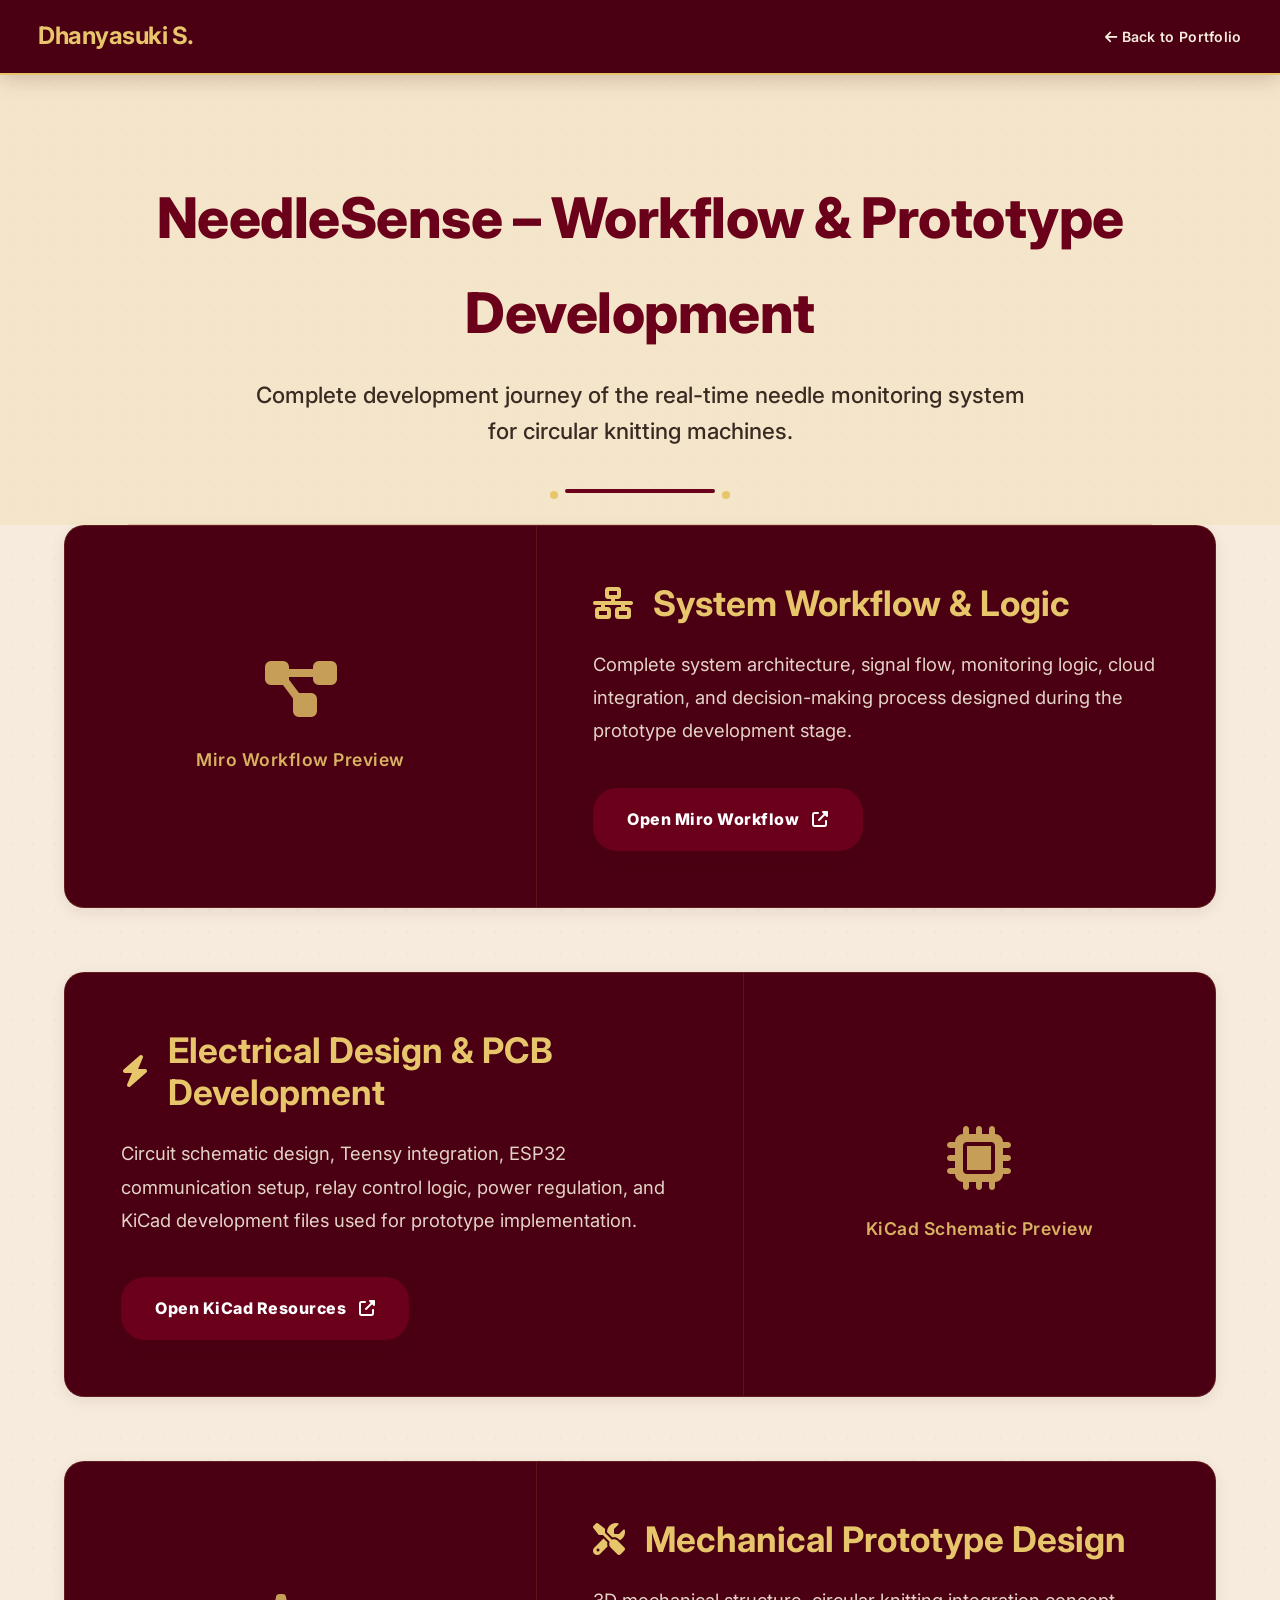
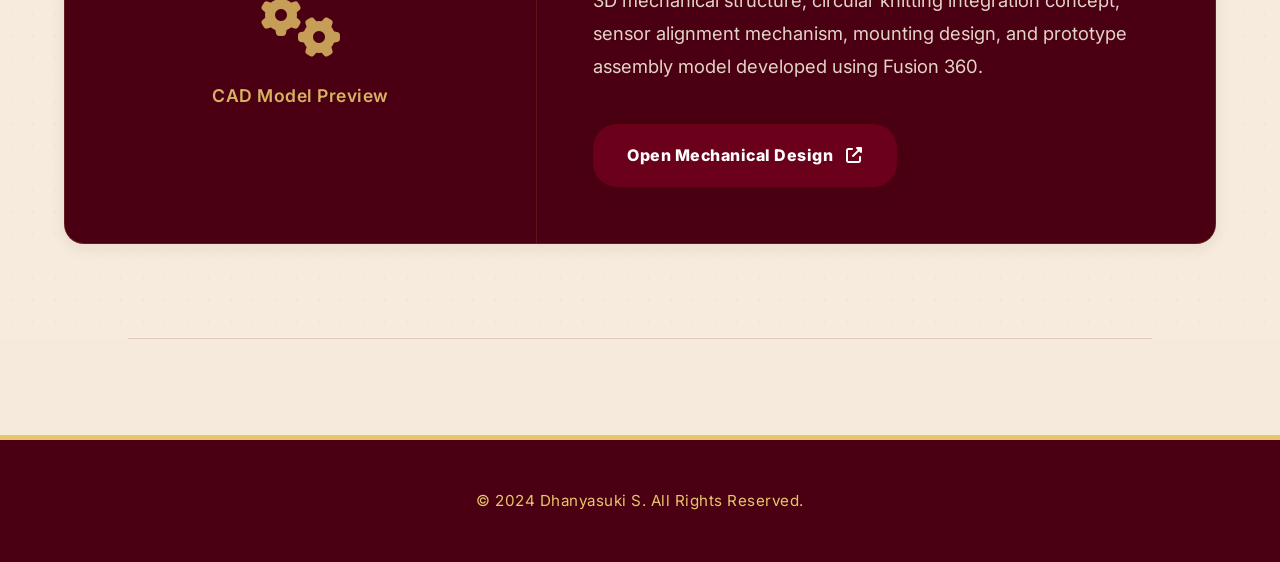
<file: needlesense-workflow.html>
<!DOCTYPE html>
<html lang="en">
<head>
    <meta charset="UTF-8">
    <meta name="viewport" content="width=device-width, initial-scale=1.0">
    <title>NeedleSense - Workflow & Development</title>
    <link rel="stylesheet" href="style.css">
    <link rel="preconnect" href="https://fonts.googleapis.com">
    <link rel="preconnect" href="https://fonts.gstatic.com" crossorigin>
    <link href="https://fonts.googleapis.com/css2?family=Inter:wght@300;400;500;600;700;800;900&display=swap" rel="stylesheet">
    <link rel="stylesheet" href="https://cdnjs.cloudflare.com/ajax/libs/font-awesome/6.4.0/css/all.min.css">
</head>
<body class="workflow-page">
    <header>
        <nav class="navbar">
            <div class="logo">Dhanyasuki S.</div>
            <ul class="nav-links">
                <li><a href="index.html#featured-project"><i class="fas fa-arrow-left"></i> Back to Portfolio</a></li>
            </ul>
            <div class="hamburger">
                <i class="fas fa-bars"></i>
            </div>
        </nav>
    </header>

    <main>
        <section class="workflow-hero section">
            <div class="container text-center">
                <h1 class="workflow-title reveal">NeedleSense – Workflow & Prototype Development</h1>
                <p class="workflow-subtitle reveal">Complete development journey of the real-time needle monitoring system for circular knitting machines.</p>
                <div class="elegant-divider reveal"></div>
            </div>
        </section>

        <section class="workflow-content section pt-0">
            <div class="container">
                <div class="workflow-grid">
                    
                    <!-- Card 1 -->
                    <div class="workflow-card reveal">
                        <div class="workflow-image-container">
                            <div class="workflow-image-placeholder">
                                <i class="fas fa-project-diagram"></i>
                                <span>Miro Workflow Preview</span>
                            </div>
                        </div>
                        <div class="workflow-card-content">
                            <div class="workflow-card-header">
                                <i class="fas fa-network-wired engineering-icon"></i>
                                <h2>System Workflow & Logic</h2>
                            </div>
                            <p>Complete system architecture, signal flow, monitoring logic, cloud integration, and decision-making process designed during the prototype development stage.</p>
                            <a href="https://miro.com/app/board/uXjVHb8dLJE=/" target="_blank" class="btn primary workflow-btn">
                                Open Miro Workflow <i class="fas fa-external-link-alt"></i>
                            </a>
                        </div>
                    </div>

                    <!-- Card 2 -->
                    <div class="workflow-card reveal">
                        <div class="workflow-image-container">
                            <div class="workflow-image-placeholder">
                                <i class="fas fa-microchip"></i>
                                <span>KiCad Schematic Preview</span>
                            </div>
                        </div>
                        <div class="workflow-card-content">
                            <div class="workflow-card-header">
                                <i class="fas fa-bolt engineering-icon"></i>
                                <h2>Electrical Design & PCB Development</h2>
                            </div>
                            <p>Circuit schematic design, Teensy integration, ESP32 communication setup, relay control logic, power regulation, and KiCad development files used for prototype implementation.</p>
                            <a href="https://drive.google.com/drive/folders/14VKZkkWAYwib3eRduifr5JAz2-C4FEdM?usp=drive_link" target="_blank" class="btn primary workflow-btn">
                                Open KiCad Resources <i class="fas fa-external-link-alt"></i>
                            </a>
                        </div>
                    </div>

                    <!-- Card 3 -->
                    <div class="workflow-card reveal">
                        <div class="workflow-image-container">
                            <div class="workflow-image-placeholder">
                                <i class="fas fa-cogs"></i>
                                <span>CAD Model Preview</span>
                            </div>
                        </div>
                        <div class="workflow-card-content">
                            <div class="workflow-card-header">
                                <i class="fas fa-tools engineering-icon"></i>
                                <h2>Mechanical Prototype Design</h2>
                            </div>
                            <p>3D mechanical structure, circular knitting integration concept, sensor alignment mechanism, mounting design, and prototype assembly model developed using Fusion 360.</p>
                            <a href="https://mykct1741.autodesk360.com/g/shares/SH90d2dQT28d5b602811e38015d1b45d0e8b" target="_blank" class="btn primary workflow-btn">
                                Open Mechanical Design <i class="fas fa-external-link-alt"></i>
                            </a>
                        </div>
                    </div>

                </div>
            </div>
        </section>
    </main>

    <footer>
        <div class="container">
            <p>&copy; 2024 Dhanyasuki S. All Rights Reserved.</p>
        </div>
    </footer>

    <script src="script.js"></script>
</body>
</html>
</file>
<file: style.css>
/* Global Styles */
:root {
    /* Brand Palette - Clean Luxury Textile */
    --champagne-beige: #F6EBDD; /* Warm Cream */
    --sand-gold: #E7C66B; /* Soft Gold Accent */
    --burgundy: #6B001B; /* Primary Maroon */
    --dark-maroon: #4A0012; /* Deep Maroon */
    --deep-wine: #4A0012; /* Deep Maroon */

    /* Functional Mappings */
    --bg-card: var(--deep-wine);
    --bg-body: var(--champagne-beige);
    --bg-alt: rgba(107, 0, 27, 0.03); /* Extremely subtle maroon tint */

    --primary: var(--burgundy);
    --primary-dark: var(--dark-maroon);
    --accent: var(--sand-gold);

    /* Text Colors - Increased Contrast */
    --text-page: #3A2A22; /* Elegant Brown Text */
    --text-card-main: #F6EBDD; /* Cream Text on dark cards */
    --text-card-head: var(--sand-gold);
    --text-card-sub: rgba(246, 235, 221, 0.85);

    --transition: all 0.3s cubic-bezier(0.4, 0, 0.2, 1);
    --transition-slow: all 0.4s cubic-bezier(0.4, 0, 0.2, 1);
    
    /* Clean solid shadows instead of glows */
    --shadow: 0 4px 15px rgba(74, 0, 18, 0.08);
    --shadow-hover: 0 6px 20px rgba(74, 0, 18, 0.12);

    --gradient-primary: var(--burgundy); /* Solid instead of gradient */
    --gradient-gold: var(--sand-gold); /* Solid instead of gradient */
    --gradient-hero: none;
}

* {
    margin: 0;
    padding: 0;
    box-sizing: border-box;
    font-family: 'Inter', sans-serif;
}


body {
    line-height: 1.7;
    color: var(--text-page);
    background-color: var(--bg-body);
    /* Layered textile-weave texture */
    background-image:
        /* Fine horizontal weft threads */
        repeating-linear-gradient(
            0deg,
            transparent,
            transparent 3px,
            rgba(107, 0, 27, 0.018) 3px,
            rgba(107, 0, 27, 0.018) 3.5px
        ),
        /* Fine vertical warp threads */
        repeating-linear-gradient(
            90deg,
            transparent,
            transparent 3px,
            rgba(107, 0, 27, 0.018) 3px,
            rgba(107, 0, 27, 0.018) 3.5px
        ),
        /* Thread intersection accents - gold tint */
        radial-gradient(
            circle,
            rgba(231, 198, 107, 0.035) 0.6px,
            transparent 0.6px
        ),
        /* Subtle textile motif dots */
        radial-gradient(
            circle,
            rgba(107, 0, 27, 0.025) 1px,
            transparent 1px
        );
    background-size: 4px 4px, 4px 4px, 10px 10px, 22px 22px;
}

a {
    text-decoration: none;
    color: inherit;
    transition: var(--transition);
}

img {
    transition: var(--transition-slow);
}

ul {
    list-style: none;
}

/* Header & Navigation */
header {
    background: var(--dark-maroon);
    /* Deep Wine */
    box-shadow: 0 4px 20px rgba(74, 0, 18, 0.2);
    position: sticky;
    top: 0;
    z-index: 1000;
    border-bottom: 2px solid var(--sand-gold);
}

.navbar {
    display: flex;
    justify-content: space-between;
    align-items: center;
    padding: 1rem 3%;
    max-width: 1400px;
    margin: 0 auto;
}

.logo {
    font-size: 1.5rem;
    font-weight: 700;
    color: var(--sand-gold);
    /* Gold logo on Wine */
    letter-spacing: -0.5px;
    white-space: nowrap;
}

.nav-links {
    display: flex;
    gap: 1.2rem;
    align-items: center;
}

/* Replaced by global nav rules */

.nav-links a::after {
    content: '';
    position: absolute;
    width: 0%;
    height: 2px;
    bottom: 0;
    left: 0;
    background-color: var(--sand-gold);
    transition: width 0.3s cubic-bezier(0.4, 0, 0.2, 1);
    transform-origin: left;
}

/* Replaced by global nav hover rules */

.nav-links a:hover::after {
    transform-origin: left;
}

.hamburger {
    display: none;
    font-size: 1.5rem;
    color: var(--sand-gold);
    cursor: pointer;
    transition: var(--transition);
}

.hamburger.active {
    
}

/* Hero Section - Traditional Ikat-Inspired Gradient Pattern */
.hero {
    display: flex;
    align-items: center;
    justify-content: center;
    gap: 5rem;
    padding: 3.5rem 5%;
    background-color: var(--bg-body);
    /* Textile-weave texture */
    background-image:
        repeating-linear-gradient(0deg, transparent, transparent 3px, rgba(107, 0, 27, 0.018) 3px, rgba(107, 0, 27, 0.018) 3.5px),
        repeating-linear-gradient(90deg, transparent, transparent 3px, rgba(107, 0, 27, 0.018) 3px, rgba(107, 0, 27, 0.018) 3.5px),
        radial-gradient(circle, rgba(231, 198, 107, 0.035) 0.6px, transparent 0.6px),
        radial-gradient(circle, rgba(107, 0, 27, 0.025) 1px, transparent 1px);
    background-size: 4px 4px, 4px 4px, 10px 10px, 22px 22px;
    opacity: 1;
}

.hero-content {
    max-width: 650px;
    z-index: 2;
    position: relative;
}

/* Hero Image Container - Modern Semi-Circle Pop-out */
.hero-image-container {
    position: relative;
    max-width: 320px;
    width: 320px;
    aspect-ratio: 1 / 1.25;
    margin-left: 0;
    z-index: 2;

    /* Modern Semi-circle Frame */
    border-radius: 160px 160px 0 0;
    border: 6px solid var(--burgundy);
    box-shadow: 0 25px 50px rgba(74, 0, 18, 0.2);

    display: flex;
    align-items: flex-end;
    overflow: hidden;

    /* Smooth entry animation */
    animation: zoomInLoad 1.2s cubic-bezier(0.2, 1, 0.3, 1) forwards;
    transition: var(--transition-slow);
}

@keyframes zoomInLoad {
    from {
        opacity: 0;
        
    }

    to {
        opacity: 1;
        
    }
}

.hero-image-container:hover {
    
    box-shadow: 0 25px 50px rgba(74, 0, 18, 0.3);
}

/* Image styling */
.hero-profile-img {
    width: 100%;
    height: 100%;
    object-fit: cover;
    object-position: top;
    transition: transform 0.4s ease;
}

.hero-image-container:hover .hero-profile-img {
    transform: scale(1.04);
}

/* Optional floating animation */
@keyframes float {
    0% {
        
    }

    50% {
        
    }

    100% {
        
    }
}

/* Responsive adjustment for image */
@media (max-width: 900px) {
    .hero-image-container {
        margin: 3rem 0;
        /* Center vertically on mobile/tablet */
        max-width: 300px;
        width: 100%;
    }
}

/* ... existing hero content styles ... */

.hero-content .subtitle {
    font-size: 1.4rem;
    /* Slightly larger */
    color: var(--burgundy);
    font-weight: 800;
    /* Extra bold */
    margin-bottom: 1rem;
    display: block;
    letter-spacing: 1px;
    /* More prominent tracking */
    text-
    text-shadow: none;
    /* Subtle lift */
}

.hero-content h1 {
    font-size: 4.2rem;
    /* Larger and more prominent */
    color: var(--primary);
    margin-bottom: 1rem;
    line-height: 1.1;
    font-weight: 900;
    /* Stronger text shadow for maximum punch */
    text-shadow: none;
}

.hero-content .role {
    font-size: 1.8rem;
    color: var(--burgundy);
    margin-bottom: 1.8rem;
    font-weight: 700;
    /* Bolder subtitle */
    display: block;
    border-left: 4px solid var(--sand-gold);
    padding-left: 1.5rem;
    /* Style focus to role */
    line-height: 1.2;
}

.hero-content .summary {
    font-size: 1.15rem;
    margin-bottom: 2.5rem;
    color: var(--text-card-main);
    max-width: 500px;
    background: var(--bg-card);
    padding: 1.5rem;
    border-radius: 12px;
    border: 1px solid rgba(231, 198, 107, 0.2);
}

.cta-buttons {
    display: flex;
    gap: 1.2rem;
}

/* Buttons */
.btn {
    padding: 0.9rem 2rem;
    border-radius: 24px;
    font-weight: 600;
    cursor: pointer;
    border: 2px solid transparent;
    transition: var(--transition);
    text-
    font-size: 0.9rem;
    letter-spacing: 0.5px;
}

.btn.primary {
    background: var(--burgundy);
    color: #FFF;
    box-shadow: 0 6px 15px rgba(74, 0, 18, 0.2);
    font-weight: 800;
    
    /* Anti-aliasing hack */
}

.btn.primary:hover {
    background: var(--sand-gold);
    color: var(--deep-wine);
    
    /* More active movement */
    box-shadow: var(--shadow-hover);
    /* Stronger gold glow */
}

.btn.secondary {
    border: 2px solid var(--burgundy);
    color: var(--burgundy);
    background: rgba(231, 198, 107, 0.05);
    /* Subtle active feel */
    font-weight: 800;
}

.btn.secondary:hover {
    background: var(--burgundy);
    color: #FFF;
    
    box-shadow: var(--shadow-hover);
}

/* Section Common */
/* Handloom Section Framing */
.section {
    padding: 6rem 5%;
    position: relative;
    /* Textile-weave texture on every section */
    background-image:
        repeating-linear-gradient(0deg, transparent, transparent 3px, rgba(107, 0, 27, 0.018) 3px, rgba(107, 0, 27, 0.018) 3.5px),
        repeating-linear-gradient(90deg, transparent, transparent 3px, rgba(107, 0, 27, 0.018) 3px, rgba(107, 0, 27, 0.018) 3.5px),
        radial-gradient(circle, rgba(231, 198, 107, 0.035) 0.6px, transparent 0.6px),
        radial-gradient(circle, rgba(107, 0, 27, 0.025) 1px, transparent 1px);
    background-size: 4px 4px, 4px 4px, 10px 10px, 22px 22px;
}


/* Clean Minimal Section Divider */
.section::after {
    content: '';
    position: absolute;
    bottom: 0;
    left: 10%;
    width: 80%;
    height: 1px;
    background: var(--burgundy);
    opacity: 0.15;
}

/* Alternating Section Backgrounds - Subtle Texture */
.section:nth-child(even) {
    background-color: var(--champagne-beige);
}

.section:nth-child(odd) {
    background-color: rgba(231, 198, 107, 0.15);
}

/* Highlighted 'bg-light' sections (like Skills/Experience) get the Sand Gold Texture */
.section.bg-light {
    background-color: var(--bg-body);
    
    border-top: 1px solid rgba(107, 0, 27, 0.05);
    border-bottom: 1px solid rgba(107, 0, 27, 0.05);
}

.container {
    max-width: 1200px;
    margin: 0 auto;
    position: relative;
    z-index: 2;
}

.section-title {
    text-align: center;
    font-size: 3rem;
    margin-bottom: 4rem;
    color: var(--burgundy);
    font-weight: 800;
    /* Bolder titles */
    position: relative;
    display: inline-block;
    width: 100%;
    letter-spacing: -0.5px;
}

.section-title::after {
    content: '';
    display: block;
    width: 60px;
    height: 4px;
    background: var(--gradient-primary);
    margin: 1rem auto 0;
    border-radius: 2px;
}

.section-title.left-align {
    text-align: left;
}

.section-title.left-align::after {
    margin: 1rem 0 0;
}

/* About Section Layout */
/* About Section Layout */
/* About Section Layout */
.about-content {
    background: var(--bg-card);
    /* Deep Wine */
    padding: 3rem;
    border-radius: 28px;
    box-shadow: var(--shadow);
    border-left: 5px solid var(--sand-gold);

    display: grid;
    grid-template-columns: 1fr 300px;
    gap: 3rem;
    align-items: center;
    transition: var(--transition-slow);
    border: 1px solid rgba(231, 198, 107, 0.1);
    background: rgba(255, 248, 231, 0.5);
    /* Soft light backdrop for contrast */
}

.about-content:hover {
    
    box-shadow: var(--shadow-hover);
}

.about-text p {
    margin-bottom: 1.2rem;
    font-size: 1.15rem;
    color: var(--text-page);
    /* High contrast dark text */
    font-weight: 500;
    /* Slightly medium weight for better readability */
    line-height: 1.8;
}

.about-text p em {
    color: var(--burgundy);
    font-style: italic;
    font-weight: 700;
}

/* Skills Section */
.skill-category {
    background: var(--bg-card);
    /* Deep Wine */
    padding: 2.5rem;
    border-radius: 24px;
    box-shadow: var(--shadow);
    transition: var(--transition);
    border: 1px solid rgba(231, 198, 107, 0.1);
    /* Subtle gold border */
}

.skill-category:hover {
    
    box-shadow: var(--shadow-hover);
    border-color: var(--sand-gold);
    background: var(--deep-wine);
    /* Slight hover shift */
}

.skill-category h3 {
    color: var(--text-card-head);
    /* Gold */
    border-bottom: 1px solid rgba(231, 198, 107, 0.2);
}

.skill-category h3 i {
    color: var(--sand-gold);
}

.skill-list li {
    color: var(--text-card-main);
    /* Light text */
}

/* Projects Section */
.project-card {
    background: var(--bg-card);
    /* Deep Wine */
    padding: 2.5rem;
    border-radius: 24px;
    box-shadow: var(--shadow);
    transition: var(--transition);
    position: relative;
    border-top: 4px solid var(--sand-gold);
    /* Changed from Burgundy to Gold for contrast */
    border-color: rgba(231, 198, 107, 0.1);
}

/* Updated premium hover for project cards */
.project-card:hover {
    
    box-shadow: var(--shadow-hover);
    border-top-color: var(--champagne-beige);
    background: var(--deep-wine);
    /* Darker shift */
}

.project-header h3 {
    color: var(--text-card-head);
    /* Gold */
}

.project-header.centered-header {
    justify-content: center;
    text-align: center;
    margin-bottom: 2rem;
}

.tag {
    background: rgba(231, 198, 107, 0.15);
    /* Light Gold tint */
    color: var(--sand-gold);
    border: 1px solid rgba(231, 198, 107, 0.3);
}

.project-card p {
    color: var(--text-card-sub);
}

.project-card ul li {
    color: var(--text-card-main);
}


/* About Section Image Styling */
.about-image-container {
    position: relative;
    width: 100%;
    max-width: 280px;
    margin: 0 auto;
}

.about-profile-img {
    width: 100%;
    height: 320px;
    /* Fixed height for consistency */
    object-fit: cover;
    object-position: top center;
    /* Focus on face */
    border-radius: 28px;
    box-shadow: var(--shadow);
    border: 4px solid var(--sand-gold);
    /* Gold frame effect */
}

/* Hero Image Updates for better focus */
.hero-profile-img {
    width: 100%;
    height: 100%;
    border-radius: 24px;
    display: block;
    object-fit: cover;
    object-position: center 20%;
    /* Slight upward focus for upper body */
    aspect-ratio: 1 / 1.1;
    filter: contrast(1.05) saturate(1.05);
}

/* Responsive adjustment for About Section */
@media (max-width: 900px) {
    .about-content {
        grid-template-columns: 1fr;
        /* Stack vertically */
        text-align: center;
    }

    .about-image-container {
        order: -1;
        /* Show image above text on mobile */
        margin-bottom: 2rem;
        max-width: 220px;
    }

    .about-text {
        text-align: left;
        /* Keep text readable */
    }
}

.about-text em {
    color: var(--burgundy);
    font-weight: 600;
    font-style: italic;
}

/* Skills Section */
.skills-grid {
    display: grid;
    grid-template-columns: repeat(auto-fit, minmax(320px, 1fr));
    gap: 2.5rem;
}

.skill-category {
    background: var(--bg-card);
    padding: 2.5rem;
    border-radius: 24px;
    box-shadow: var(--shadow);
    transition: var(--transition);
    border: 1px solid rgba(231, 198, 107, 0.3);
}

.skill-category:hover {
    
    box-shadow: 0 20px 45px rgba(74, 0, 18, 0.5);
    border-color: var(--sand-gold);
    background: var(--dark-maroon);
    /* Vibrant burgundy shift */
}

.skill-category h3 {
    margin-bottom: 1.5rem;
    color: var(--text-card-head);
    font-size: 1.4rem;
    display: flex;
    align-items: center;
    gap: 0.8rem;
    padding-bottom: 1rem;
    border-bottom: 1px solid rgba(231, 198, 107, 0.1);
}

.skill-category h3 i {
    color: var(--sand-gold);
}

.skill-list li {
    margin-bottom: 1rem;
    padding-left: 1.8rem;
    position: relative;
    color: var(--text-card-main);
}

.skill-list li::before {
    content: "Needle";
    /* Placeholder for custom shape, using dot for now */
    content: "♦";
    color: var(--sand-gold);
    position: absolute;
    left: 0;
    font-size: 1.2rem;
    line-height: 1.2;
}

/* Projects Section */
.projects-grid {
    display: grid;
    grid-template-columns: repeat(auto-fit, minmax(350px, 1fr));
    gap: 2.5rem;
}

.projects-grid.centered-item {
    display: flex;
    justify-content: center;
}

.projects-grid.centered-item .project-card {
    max-width: 650px;
    width: 100%;
}

/* Project Cards */
.project-card {
    background: var(--bg-card);
    padding: 2.5rem;
    border-radius: 24px;
    box-shadow: var(--shadow);
    transition: var(--transition);
    position: relative;
    border-top: 4px solid var(--burgundy);
    /* Ensure border transition works */
    border-color: rgba(231, 198, 107, 0.1);
}

/* Updated premium hover for project cards */
.project-card:hover {
    
    box-shadow: var(--shadow-hover);
    /* Deeper, more energetic shadow */
    border-top-color: var(--sand-gold);
    /* Accentuate top border */
    background: var(--dark-maroon);
}

.project-header {
    display: flex;
    justify-content: space-between;
    align-items: flex-start;
    margin-bottom: 1.2rem;
    flex-wrap: wrap;
    gap: 0.5rem;
}

.project-header h3 {
    font-size: 1.4rem;
    color: var(--text-card-head);
}

.tag {
    background: rgba(231, 198, 107, 0.15);
    color: var(--sand-gold);
    padding: 0.4rem 1rem;
    border-radius: 30px;
    font-size: 0.8rem;
    font-weight: 700;
    border: 1px solid rgba(231, 198, 107, 0.3);
}

.project-card p {
    margin-bottom: 1.2rem;
    color: var(--text-card-sub);
}

.project-card ul li {
    list-style: none;
    padding-left: 1.5rem;
    position: relative;
    color: var(--text-card-main);
    margin-bottom: 0.6rem;
}

.project-card ul li::before {
    content: "✓";
    position: absolute;
    left: 0;
    color: var(--sand-gold);
    font-weight: 900;
    font-size: 1.1rem;
}

/* Assignment Skills Styling */
.assignment-skills {
    display: flex;
    flex-wrap: wrap;
    gap: 0.6rem;
    margin-bottom: 1.5rem;
}

.assignment-skills .tag {
    background: rgba(231, 198, 107, 0.2);
    /* Slightly darker burgundy background */
    border-color: rgba(231, 198, 107, 0.2);
    font-size: 0.75rem;
    padding: 0.3rem 0.8rem;
}

/* Certificate Card Styling */
.certificate-container {
    margin-top: 1.5rem;
    display: flex;
    flex-wrap: wrap;
    gap: 1.5rem;
}

.certificate-card {
    background: rgba(255, 255, 255, 0.03);
    border: 1px solid rgba(231, 198, 107, 0.2);
    border-radius: 16px;
    padding: 0.8rem;
    width: 100%;
    max-width: 350px;
    transition: var(--transition);
    overflow: hidden;
}

.certificate-card:hover {
    
    border-color: var(--sand-gold);
    box-shadow: var(--shadow-hover);
}

.cert-img {
    width: 100%;
    height: auto;
    border-radius: 4px;
    display: block;
    transition: transform 0.5s ease;
}

.certificate-card:hover .cert-img {
    
}

.cert-caption {
    margin-top: 0.8rem;
    font-size: 0.85rem;
    color: var(--sand-gold);
    text-align: center;
    font-weight: 600;
    font-style: italic;
}

.project-image-upload-placeholder {
    height: 160px;
    background: rgba(255, 255, 255, 0.05);
    border: 2px dashed rgba(231, 198, 107, 0.3);
    display: flex;
    flex-direction: column;
    align-items: center;
    justify-content: center;
    color: var(--sand-gold);
    margin-top: 2rem;
    border-radius: 16px;
    cursor: pointer;
    transition: var(--transition);
}

.project-image-upload-placeholder:hover {
    background: rgba(231, 198, 107, 0.1);
    border-color: var(--sand-gold);
    
}

.project-image-upload-placeholder i {
    transition: var(--transition);
}

.project-image-upload-placeholder:hover i {
    
}

/* Report Section Styling */
.card-subsection {
    margin-top: 2.5rem;
    padding-top: 2rem;
    border-top: 1px solid rgba(231, 198, 107, 0.1);
    display: flex;
    flex-direction: column;
    align-items: center;
}

.subsection-label {
    display: block;
    color: var(--sand-gold);
    font-size: 1.1rem;
    font-weight: 700;
    text-
    letter-spacing: 1.5px;
    margin-bottom: 1.5rem;
    text-align: center;
}

.preview-container {
    background: #ffffff;
    /* White background for document clarity */
    border-radius: 24px;
    padding: 1.5rem;
    border: 1px solid rgba(231, 198, 107, 0.2);
    display: flex;
    flex-direction: column;
    align-items: center;
    gap: 1.5rem;
    width: 100%;
    max-width: 500px;
    margin: 0 auto;
}

.preview-img-wrapper {
    width: 100%;
    border-radius: 4px;
    overflow: hidden;
    box-shadow: 0 5px 20px rgba(74, 0, 18, 0.15);
}

.preview-img-wrapper img {
    width: 100%;
    height: auto;
    display: block;
    object-fit: contain;
    /* Maintain aspect ratio */
}

.preview-img-wrapper a {
    display: block;
    transition: var(--transition);
}

.preview-img-wrapper a:hover {
    
    filter: brightness(1.05);
}

.preview-caption {
    color: var(--deep-wine);
    font-size: 0.9rem;
    font-weight: 600;
    text-align: center;
}

/* Secondary Preview (Screenshot) - Using same theme or darker */
.preview-container.dark {
    background: rgba(74, 0, 18, 0.4);
    border-color: var(--sand-gold);
}

.preview-container.dark .preview-caption {
    color: var(--sand-gold);
}

.card-cta-group {
    display: flex;
    flex-direction: column;
    gap: 1.2rem;
    margin: 2rem 0;
    align-items: center;
    width: 100%;
}

.btn.wide {
    width: 100%;
    max-width: 450px;
    text-align: center;
    display: inline-block;
}

.btn.ghost {
    background: var(--burgundy);
    color: #fff;
    border: 1px solid var(--sand-gold);
}

.btn.ghost:hover {
    background: var(--sand-gold);
    color: var(--deep-wine);
}

/* Simplified Report Preview Styling */
.card-subsection .preview-container {
    background: #ffffff;
    padding: 1rem;
    border-radius: 16px;
    box-shadow: 0 4px 12px rgba(74, 0, 18, 0.4);
}

.card-subsection .subsection-label {
    margin-bottom: 1rem;
    font-size: 1.3rem;
}

/* Timeline/Experience */
.timeline {
    position: relative;
    max-width: 850px;
    margin: 0 auto;
}

.timeline-item {
    margin-bottom: 2.5rem;
    padding-left: 2.5rem;
    border-left: 3px solid var(--sand-gold);
    position: relative;
}

.timeline-item::before {
    content: '';
    position: absolute;
    left: -10px;
    top: 5px;
    width: 17px;
    height: 17px;
    background: var(--sand-gold);
    border-radius: 50%;
    border: 3px solid var(--bg-body);
    /* Creates a ring effect */
}

.timeline-content {
    background: var(--bg-card);
    padding: 2rem;
    border-radius: 16px;
    box-shadow: var(--shadow);
}

.timeline-content h3 {
    font-size: 1.3rem;
    color: var(--text-card-head);
}

.timeline-content h4 {
    font-size: 1.1rem;
    color: var(--champagne-beige);
    margin-bottom: 1rem;
    font-weight: 500;
}

.timeline-content ul li {
    list-style: circle;
    margin-left: 1.2rem;
    margin-bottom: 0.6rem;
    color: var(--text-card-main);
}

/* Achievements & Leadership */
/* Achievements & Leadership */
.achievements-leadership-grid {
    display: grid;
    grid-template-columns: repeat(auto-fit, minmax(320px, 1fr));
    /* Slightly tighter columns */
    gap: 3rem;
    /* Adjusted for better proximity */
}

/* Common container style for both lists to ensure alignment */
.achievements,
.leadership {
    background: var(--bg-card);
    /* Deep Wine */
    padding: 2.5rem;
    border-radius: 16px;
    /* Sharper corners for professional look */
    border: 1px solid rgba(231, 198, 107, 0.15);
    /* Subtle gold border */
    box-shadow: var(--shadow);
    color: var(--text-card-main);
}

.achievements h2,
.leadership h2 {
    /* Ensuring headers inside these containers align visually */
    color: var(--sand-gold);
    margin-top: 0;
    padding-bottom: 1.5rem;
    border-bottom: 2px solid var(--sand-gold);
    margin-bottom: 2rem;
    font-size: 1.8rem;
}

.icon-list li {
    display: flex;
    gap: 1.2rem;
    align-items: flex-start;
    margin-bottom: 1.5rem;
    /* Reduced margin */
    padding: 1.2rem;
    /* Compact padding */
    border-radius: 24px;
    background: transparent;
    /* Removed card background for individual items */
    border-bottom: 1px solid rgba(74, 0, 18, 0.04);
    /* Divider style instead of card style */
    transition: var(--transition);
}

/* Consistent Hover Transitions */
.skill-category,
.project-card,
.achievements,
.leadership,
.timeline-content,
.icon-list li {
    transition: transform 0.4s cubic-bezier(0.25, 0.8, 0.25, 1),
        box-shadow 0.4s cubic-bezier(0.25, 0.8, 0.25, 1),
        border-color 0.3s ease;
    will-change: transform, box-shadow;
    /* Performance optimization */
}

/* Consolidated Energetic Hovers */
.skill-category:hover,
.project-card:hover {
    
    box-shadow: var(--shadow-hover);
    border-color: var(--sand-gold);
    background: var(--dark-maroon);
}

/* Achievements & Leadership Containers Hover */
.achievements:hover,
.leadership:hover {
    
    box-shadow: 0 15px 35px rgba(74, 0, 18, 0.4);
    border-color: var(--sand-gold);
    background: var(--dark-maroon);
}

/* Individual Achievement/Leadership Items Hover */
.icon-list li:hover {
    
    background: rgba(231, 198, 107, 0.1);
    /* Brighter gold tint */
    border-bottom-color: var(--sand-gold);
}

/* Timeline Content Hover */
.timeline-content:hover {
    
    box-shadow: var(--shadow-hover);
    border-left: 3px solid var(--sand-gold);
}

/* Mobile Touch Adjustment: Reduce movement on touch devices */
@media (hover: none) {

    .skill-category:hover,
    .project-card:hover,
    .achievements:hover,
    .leadership:hover {
        
        box-shadow: var(--shadow);
    }
}


.icon-list li:last-child {
    border-bottom: none;
    margin-bottom: 0;
}

.icon-list li i {
    color: var(--sand-gold);
    /* Bright gold color */
    font-size: 1.4rem;
    /* Smaller, more refined icon size */
    margin-top: 0.2rem;
    background: transparent;
    /* Removed circle background for cleaner look */
    padding: 0;
    min-width: 30px;
    /* Fixed width for alignment */
    text-align: center;
}

.icon-list li strong {
    display: block;
    margin-bottom: 0.3rem;
    color: var(--text-card-head);
    /* Gold heading on Wine */
    font-size: 1.05rem;
    font-weight: 600;
}

.icon-list li p {
    font-size: 0.95rem;
    color: var(--text-card-sub);
    line-height: 1.5;
    margin: 0;
}

/* Extras (Languages & Interests) */
.extras-grid {
    display: grid;
    grid-template-columns: repeat(auto-fit, minmax(300px, 1fr));
    gap: 2.5rem;
}

.languages,
.interests {
    background: var(--bg-card);
    /* Deep Wine */
    padding: 2rem;
    border-radius: 10px;
    box-shadow: var(--shadow);
}

.subsection-title {
    color: var(--text-card-head);
    margin-bottom: 1.5rem;
    font-size: 1.4rem;
    border-bottom: 1px solid rgba(231, 198, 107, 0.1);
    padding-bottom: 0.5rem;
}

.language-bar {
    margin-bottom: 1.2rem;
}

.language-bar span {
    display: block;
    margin-bottom: 0.4rem;
    font-weight: 700;
    /* Increased font weight */
    color: var(--champagne-beige);
    /* Light color */
}

.progress {
    background: rgba(255, 255, 255, 0.1);
    height: 20px;
    /* Increased height slightly for better text visibility */
    border-radius: 10px;
    overflow: hidden;
}

.progress .bar {
    height: 100%;
    background: var(--gradient-gold);
    border-radius: 10px;
    display: flex;
    align-items: center;
    padding-left: 1rem;
    font-size: 0.85rem;
    font-weight: 700;
    color: var(--champagne-beige);
    /* user requested light color instead of dark */
    text-shadow: 0 1px 2px rgba(74, 0, 18, 0.2);
    /* Added subtle shadow for readability on gold */
}

.tags {
    display: flex;
    flex-wrap: wrap;
    gap: 0.8rem;
}

.tags .tag {
    background: rgba(255, 255, 255, 0.05);
    color: var(--sand-gold);
    padding: 0.6rem 1.2rem;
    font-size: 0.9rem;
    border: 1px solid rgba(231, 198, 107, 0.3);
    box-shadow: none;
}

/* Contact */
.contact-wrapper {
    display: grid;
    grid-template-columns: 1fr 1.5fr;
    gap: 4rem;
    background: var(--bg-card);
    /* Deep Wine */
    padding: 3rem;
    border-radius: 28px;
    box-shadow: var(--shadow);
}

.contact-form {
    display: grid;
    grid-template-columns: 1fr 1fr;
    gap: 1.2rem;
}

.contact-form input[type="text"],
.contact-form input[type="email"] {
    grid-column: span 1;
}

.contact-form textarea,
.contact-form .btn {
    grid-column: span 2;
}

.contact-form .btn {
    justify-self: start;
    width: fit-content;
    padding: 0.9rem 3rem;
}

@media (max-width: 900px) {
    .contact-wrapper {
        grid-template-columns: 1fr;
    }

    .contact-form {
        grid-template-columns: 1fr;
    }

    .contact-form input[type="text"],
    .contact-form input[type="email"],
    .contact-form textarea,
    .contact-form .btn {
        grid-column: span 1;
    }
}

.info-item {
    display: flex;
    align-items: center;
    gap: 1.2rem;
    margin-bottom: 2rem;
}

.info-item p a,
.info-item p {
    color: var(--champagne-beige);
    font-weight: 500;
}

.social-links a {
    display: inline-block;
    margin-right: 1.5rem;
}

/* Contact Section Icons */
.info-item i {
    font-size: 1.4rem;
    color: var(--sand-gold);
    width: 35px;
    height: auto;
    background: transparent;
    display: flex;
    align-items: center;
    justify-content: center;
    border-radius: 0;
    margin-top: 2px;
    transition: var(--transition);
}

.info-item:hover i {
    
    color: var(--champagne-beige);
    border-color: var(--sand-gold);
    text-shadow: 0 0 15px rgba(231, 198, 107, 0.6);
}

/* Social Links Icons */
.social-links a i {
    font-size: 1.8rem;
    color: var(--sand-gold);
}

.social-links a:hover i {
    color: var(--champagne-beige);
    
}

.contact-form input,
.contact-form textarea {
    padding: 1.2rem;
    border: 1px solid rgba(231, 198, 107, 0.2);
    border-radius: 4px;
    font-size: 1rem;
    background: rgba(255, 255, 255, 0.05);
    /* Dark input background */
    color: var(--champagne-beige);
    transition: var(--transition);
}

.contact-form input:focus,
.contact-form textarea:focus {
    border-color: var(--sand-gold);
    outline: none;
    box-shadow: 0 0 0 4px rgba(231, 198, 107, 0.1);
}

.contact-form input::placeholder,
.contact-form textarea::placeholder {
    color: rgba(231, 198, 107, 0.5);
}

/* Footer */
footer {
    background: var(--dark-maroon);
    /* Blackish-Wine for footer */
    color: var(--sand-gold);
    padding: 3rem;
    text-align: center;
    margin-top: 6rem;
    border-top: 5px solid var(--sand-gold);
    font-size: 0.95rem;
    letter-spacing: 0.5px;
}


/* Responsive */
@media (max-width: 768px) {
    .navbar {
        padding: 1rem;
    }

    .nav-links {
        display: none;
        flex-direction: column;
        position: absolute;
        top: 70px;
        right: 0;
        background: var(--bg-card);
        width: 100%;
        box-shadow: var(--shadow);
        padding: 2rem;
        border-bottom: 4px solid var(--burgundy);
        transition: all 0.4s ease-in-out;
        opacity: 0;
        visibility: hidden;
        
    }

    .nav-links.active {
        display: flex;
        opacity: 1;
        visibility: visible;
        
    }

    .hero {
        padding-top: 8rem;
    }

    .hero-content h1 {
        font-size: 2.5rem;
    }

    .section-title {
        font-size: 2.2rem;
    }
}

/* Professional Scroll Animations */
.reveal {
    opacity: 0;
    
    transition: opacity 0.7s ease-in-out, transform 0.7s ease-in-out;
    will-change: opacity, transform;
}

/* Timeline specific slide-ins */
.timeline-item.reveal:nth-child(odd) {
    
}

.timeline-item.reveal:nth-child(even) {
    
}

.reveal.visible {
    opacity: 1;
    
}

/* Stagger delays for grid items and lists */
.reveal-stagger>*:nth-child(1) {
    transition-delay: 0.1s;
}

.reveal-stagger>*:nth-child(2) {
    transition-delay: 0.2s;
}

.reveal-stagger>*:nth-child(3) {
    transition-delay: 0.3s;
}

.reveal-stagger>*:nth-child(4) {
    transition-delay: 0.4s;
}

.reveal-stagger>*:nth-child(5) {
    transition-delay: 0.5s;
}

.reveal-stagger>*:nth-child(6) {
    transition-delay: 0.6s;
}

/* Progress Bar smooth fill */
.progress .bar {
    transition: width 1.2s cubic-bezier(0.1, 0.5, 0.1, 1);
}

/* Accessibility: Support "prefers-reduced-motion" */
@media (prefers-reduced-motion: reduce) {
    .reveal {
        transition: none;
        opacity: 1;
        
    }

    .progress .bar {
        transition: none;
    }
}

/* Forge Assignment Action Buttons */
.assignment-actions {
    display: flex;
    gap: 1rem;
    margin-top: 1.5rem;
    flex-wrap: wrap;
}

.action-btn {
    padding: 0.6rem 1.2rem;
    border-radius: 24px;
    font-size: 0.85rem;
    font-weight: 600;
    display: flex;
    align-items: center;
    gap: 0.5rem;
    transition: var(--transition);
    text-
    letter-spacing: 0.3px;
    flex: 1;
    justify-content: center;
    min-width: 140px;
}

.action-btn.primary {
    background: var(--burgundy);
    color: #FFF;
    border: 1.5px solid var(--burgundy);
}

.action-btn.primary:hover {
    background: var(--sand-gold);
    border-color: var(--sand-gold);
    color: var(--deep-wine);
    
    box-shadow: 0 10px 25px rgba(231, 198, 107, 0.4);
}

.action-btn.secondary {
    background: transparent;
    color: var(--sand-gold);
    border: 1.5px solid var(--sand-gold);
}

.action-btn.secondary:hover {
    background: rgba(231, 198, 107, 0.1);
    
    box-shadow: var(--shadow-hover);
}

.assignment-actions i {
    font-size: 0.9rem;
}

@media (max-width: 480px) {
    .action-btn {
        width: 100%;
        flex: none;
    }
}

/* Featured Project Section - NeedleSense */
.featured-project-section {
    position: relative;
    background-color: var(--bg-body);
}

.featured-project-section::before {
    content: '';
    position: absolute;
    top: 0; left: 0; right: 0; bottom: 0;
    /* very light textile weave texture */
    background-image: repeating-linear-gradient(45deg, transparent, transparent 2px, rgba(231, 198, 107, 0.03) 2px, rgba(231, 198, 107, 0.03) 4px);
    
    opacity: 0.5;
}

.featured-project-card {
    background: linear-gradient(145deg, var(--deep-wine), var(--dark-maroon));
    border-radius: 20px;
    box-shadow: 0 20px 60px rgba(107, 0, 27, 0.2);
    display: flex;
    overflow: hidden;
    position: relative;
    border: 1px solid rgba(231, 198, 107, 0.2);
    align-items: stretch;
    transition: var(--transition-slow);
}

.featured-project-card:hover {
    box-shadow: 0 25px 70px rgba(107, 0, 27, 0.3), 0 0 30px rgba(231, 198, 107, 0.1);
    
}

.featured-content {
    flex: 1.2;
    padding: 4rem;
    position: relative;
    z-index: 2;
    display: flex;
    flex-direction: column;
    justify-content: center;
}

.featured-header {
    margin-bottom: 1.5rem;
}

.featured-title {
    color: var(--sand-gold);
    font-size: 3rem;
    font-weight: 800;
    margin-bottom: 0.5rem;
    letter-spacing: -0.5px;
    text-shadow: 0 4px 10px rgba(74, 0, 18, 0.3);
}

.featured-subtitle {
    color: #C3E7F1;
    font-size: 1.2rem;
    font-weight: 500;
    opacity: 0.9;
    border-left: 3px solid var(--sand-gold);
    padding-left: 1rem;
    line-height: 1.4;
}

.featured-description {
    color: rgba(255, 248, 231, 0.85);
    font-size: 1.1rem;
    line-height: 1.8;
    margin-bottom: 2rem;
    max-width: 95%;
}

.featured-tags {
    display: flex;
    flex-wrap: wrap;
    gap: 0.8rem;
    margin-bottom: 3rem;
}

.featured-tags .tag {
    background: rgba(231, 198, 107, 0.1);
    color: var(--sand-gold);
    border: 1px solid rgba(231, 198, 107, 0.3);
    padding: 0.5rem 1rem;
    border-radius: 50px;
    font-size: 0.85rem;
    font-weight: 600;
    letter-spacing: 0.5px;
    transition: var(--transition);
}

.featured-tags .tag:hover {
    background: rgba(231, 198, 107, 0.2);
    
}

.featured-actions {
    display: flex;
    gap: 1rem;
    flex-wrap: wrap;
}

.featured-actions .btn {
    padding: 0.8rem 1.8rem;
}

.featured-actions .btn.primary {
    background: var(--sand-gold);
    color: var(--deep-wine);
    box-shadow: 0 6px 15px rgba(74, 0, 18, 0.2);
}

.featured-actions .btn.primary:hover {
    background: var(--dark-maroon);
    
    box-shadow: 0 10px 25px rgba(255, 255, 255, 0.3);
}

.featured-actions .btn.secondary {
    border-color: var(--sand-gold);
    color: var(--sand-gold);
    background: transparent;
}

.featured-actions .btn.secondary:hover {
    background: var(--sand-gold);
    color: var(--deep-wine);
    
}

.featured-image-container {
    flex: 1;
    position: relative;
    overflow: hidden;
    min-height: 100%;
    background: rgba(74, 0, 18, 0.2);
    display: flex;
}

.featured-image {
    width: 100%;
    height: 100%;
    object-fit: cover;
    transition: transform 0.6s cubic-bezier(0.4, 0, 0.2, 1);
}

.featured-project-card:hover .featured-image {
    
}

.featured-image-placeholder {
    width: 100%;
    height: 100%;
    min-height: 400px;
    display: flex;
    flex-direction: column;
    align-items: center;
    justify-content: center;
    color: var(--sand-gold);
    background: rgba(74, 0, 18, 0.2);
    font-size: 1.2rem;
    gap: 1rem;
    border-left: 1px solid rgba(231, 198, 107, 0.1);
}

.featured-image-placeholder i {
    font-size: 3rem;
    opacity: 0.7;
}

@media (max-width: 992px) {
    .featured-project-card {
        flex-direction: column;
    }
    
    .featured-content {
        padding: 2.5rem;
    }
    
    .featured-image-container {
        min-height: 300px;
    }
    
    .featured-image-placeholder {
        min-height: 300px;
        border-left: none;
        border-top: 1px solid rgba(231, 198, 107, 0.1);
    }
}

/* =========================================================================
   Workflow & Development Page Specific Styles
   ========================================================================= */

.workflow-page {
    background-color: var(--champagne-beige);
    background-image: repeating-linear-gradient(45deg, transparent, transparent 2px, rgba(231, 198, 107, 0.03) 2px, rgba(231, 198, 107, 0.03) 4px);
}

.workflow-hero {
    padding-bottom: 2rem;
}

.pt-0 {
    padding-top: 0 !important;
}

.text-center {
    text-align: center;
}

.workflow-title {
    font-size: 3.5rem;
    color: var(--burgundy);
    font-weight: 800;
    margin-bottom: 1rem;
    letter-spacing: -0.5px;
    text-shadow: none;
}

.workflow-subtitle {
    font-size: 1.4rem;
    color: var(--text-page);
    max-width: 800px;
    margin: 0 auto 2.5rem;
    font-weight: 500;
    line-height: 1.6;
}

.elegant-divider {
    width: 150px;
    height: 4px;
    background: var(--gradient-primary);
    margin: 0 auto;
    border-radius: 2px;
    position: relative;
}

.elegant-divider::before, .elegant-divider::after {
    content: '';
    position: absolute;
    top: 50%;
    
    width: 8px;
    height: 8px;
    background: var(--sand-gold);
    border-radius: 50%;
}

.elegant-divider::before { left: -15px; }
.elegant-divider::after { right: -15px; }

.workflow-grid {
    display: flex;
    flex-direction: column;
    gap: 4rem;
}

.workflow-card {
    display: flex;
    background: var(--bg-card);
    border-radius: 20px;
    overflow: hidden;
    box-shadow: var(--shadow);
    border: 1px solid rgba(231, 198, 107, 0.15);
    transition: var(--transition-slow);
    position: relative;
}

.workflow-card:hover {
    
    box-shadow: 0 25px 60px rgba(107, 0, 27, 0.25), 0 0 20px rgba(231, 198, 107, 0.1);
    border-color: rgba(231, 198, 107, 0.4);
}

.workflow-image-container {
    flex: 1;
    min-height: 350px;
    position: relative;
    overflow: hidden;
    border-right: 1px solid rgba(231, 198, 107, 0.1);
}

.workflow-image-placeholder {
    width: 100%;
    height: 100%;
    min-height: 100%;
    background: rgba(74, 0, 18, 0.25);
    display: flex;
    flex-direction: column;
    justify-content: center;
    align-items: center;
    color: var(--sand-gold);
    gap: 1.5rem;
    transition: var(--transition-slow);
}

.workflow-image-placeholder i {
    font-size: 4rem;
    opacity: 0.8;
}

.workflow-image-placeholder span {
    font-size: 1.1rem;
    font-weight: 600;
    letter-spacing: 0.5px;
    opacity: 0.9;
}

.workflow-card:hover .workflow-image-placeholder {
    
}

.workflow-card-content {
    flex: 1.2;
    padding: 3.5rem;
    display: flex;
    flex-direction: column;
    justify-content: center;
    background: linear-gradient(145deg, var(--deep-wine), var(--dark-maroon));
}

.workflow-card-header {
    display: flex;
    align-items: center;
    gap: 1.2rem;
    margin-bottom: 1.5rem;
}

.engineering-icon {
    font-size: 2rem;
    color: var(--sand-gold);
}

.workflow-card-content h2 {
    color: var(--sand-gold);
    font-size: 2.2rem;
    font-weight: 700;
    line-height: 1.2;
}

.workflow-card-content p {
    color: rgba(255, 248, 231, 0.85);
    font-size: 1.15rem;
    line-height: 1.8;
    margin-bottom: 2.5rem;
}

.workflow-btn {
    align-self: flex-start;
    display: flex;
    align-items: center;
    gap: 0.8rem;
    font-size: 1rem;
    padding: 1rem 2rem;
}

/* Alternate card layout for desktop */
.workflow-card:nth-child(even) {
    flex-direction: row-reverse;
}

.workflow-card:nth-child(even) .workflow-image-container {
    border-right: none;
    border-left: 1px solid rgba(231, 198, 107, 0.1);
}

@media (max-width: 992px) {
    .workflow-card, .workflow-card:nth-child(even) {
        flex-direction: column;
    }
    
    .workflow-image-container {
        min-height: 250px;
        border-right: none !important;
        border-left: none !important;
        border-bottom: 1px solid rgba(231, 198, 107, 0.1);
    }
    
    .workflow-card-content {
        padding: 2.5rem;
    }
    
    .workflow-title {
        font-size: 2.5rem;
    }
}

/* Certificate Lightbox Modal */
.cert-modal {
    display: none; /* Hidden by default */
    position: fixed;
    z-index: 2000; /* Sit on top */
    left: 0;
    top: 0;
    width: 100%;
    height: 100%;
    overflow: auto;
    background-color: rgba(74, 0, 18, 0.85); /* Deep dark maroon tint */
    
    opacity: 0;
    transition: opacity 0.3s ease;
}

.cert-modal.show {
    display: flex;
    justify-content: center;
    align-items: center;
    opacity: 1;
}

.cert-modal-content {
    position: relative;
    background: var(--bg-card);
    margin: auto;
    padding: 2rem;
    border: 1px solid var(--sand-gold);
    border-radius: 24px;
    box-shadow: 0 25px 60px rgba(74, 0, 18, 0.6);
    max-width: 90%;
    max-height: 90vh;
    display: flex;
    flex-direction: column;
    
    transition: transform 0.3s ease;
}

.cert-modal.show .cert-modal-content {
    
}

.cert-close-btn {
    position: absolute;
    top: -15px;
    right: -15px;
    background: var(--sand-gold);
    color: var(--deep-wine);
    width: 40px;
    height: 40px;
    border-radius: 50%;
    display: flex;
    justify-content: center;
    align-items: center;
    font-size: 1.5rem;
    font-weight: bold;
    cursor: pointer;
    box-shadow: 0 4px 10px rgba(74, 0, 18, 0.3);
    transition: var(--transition);
    z-index: 10;
}

.cert-close-btn:hover {
    background: #FFF;
    
}

#cert-modal-img {
    max-width: 100%;
    max-height: calc(90vh - 100px);
    object-fit: contain;
    border-radius: 16px;
    box-shadow: 0 10px 30px rgba(74, 0, 18, 0.2);
}

.cert-modal-caption {
    margin-top: 1.5rem;
    text-align: center;
    color: var(--sand-gold);
    font-size: 1.2rem;
    font-weight: 600;
    letter-spacing: 0.5px;
}


.view-cert-btn {
    background: var(--burgundy) !important;
    color: var(--champagne-beige) !important;
    border: 1px solid var(--sand-gold) !important;
}
.view-cert-btn:hover {
    background: var(--dark-maroon) !important;
    border-color: #FFF !important;
    color: #FFF !important;
}

.nav-links a {
    text-decoration: none;
    position: relative;
    padding-bottom: 5px;
    font-size: 0.88rem;
    font-weight: 600;
    color: #F6EBDD;
    letter-spacing: 0.3px;
}
.nav-links a::after {
    content: '';
    position: absolute;
    bottom: 0;
    left: 0;
    width: 0%;
    height: 2px;
    background-color: rgba(231, 198, 107, 0.7);
    transition: width 0.3s ease;
}
.nav-links a:hover {
    color: #FFFFFF;
}
.nav-links a:hover::after,
.nav-links a.active::after {
    width: 100%;
}
</file>
